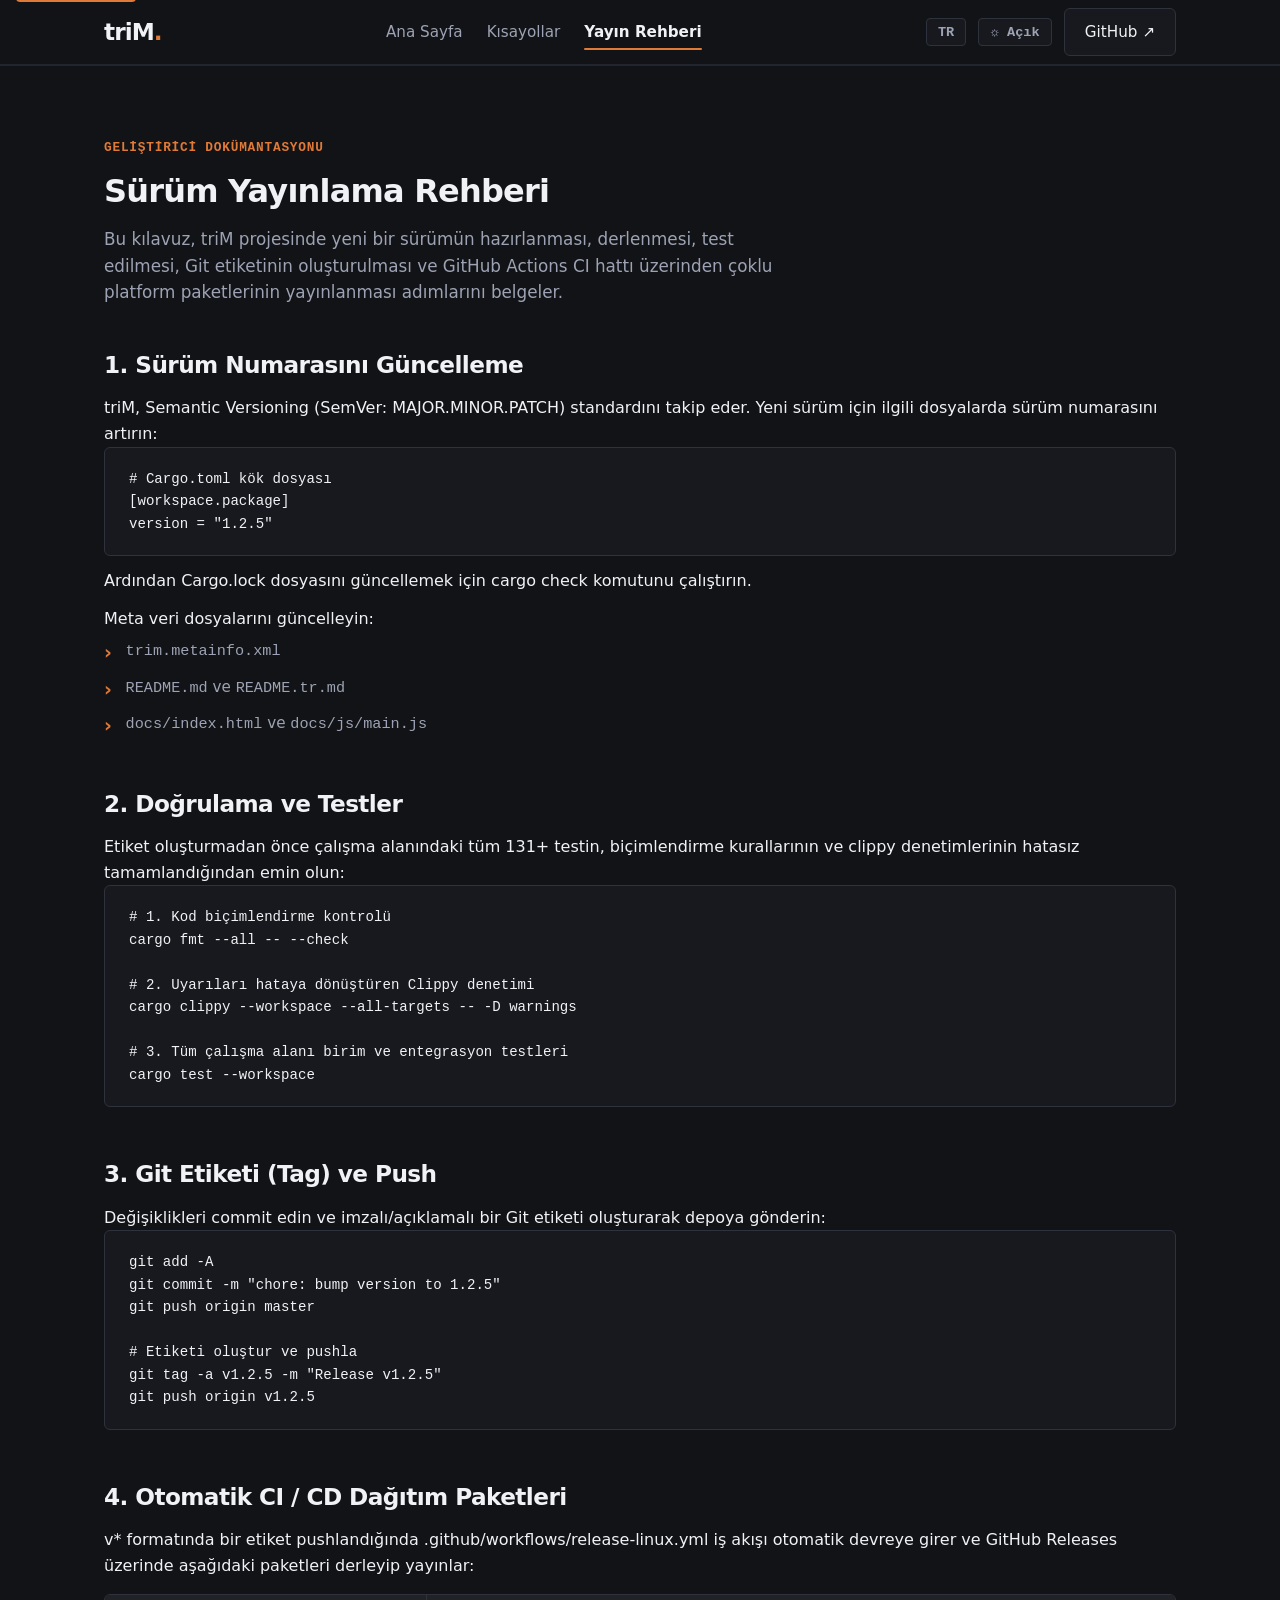
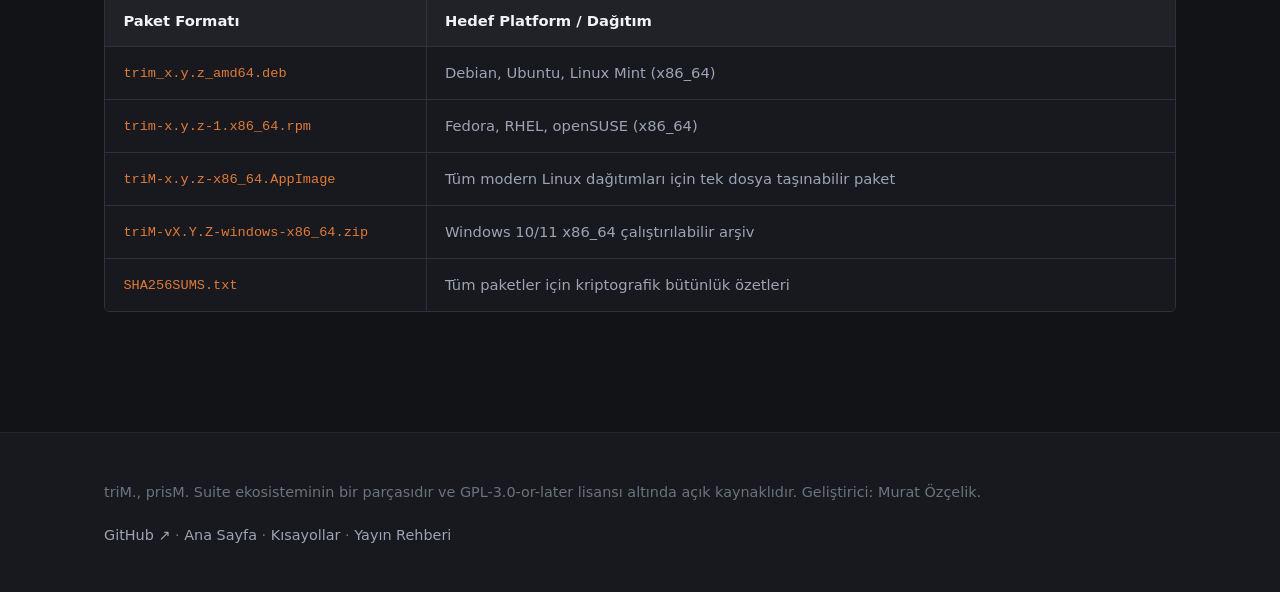
<file: docs/releasing.html>
<!doctype html>
<html lang="tr" data-theme="dark">
<head>
  <meta charset="utf-8">
  <meta name="viewport" content="width=device-width, initial-scale=1">
  <meta name="theme-color" content="#121316">
  <title>triM — Sürüm Yayınlama Rehberi</title>
  <meta name="description" content="triM projesinde yeni bir sürümün hazırlanması, test edilmesi ve GitHub üzerinden paketlenerek yayınlanması süreci.">
  <meta name="author" content="Murat Özçelik">
  <link rel="canonical" href="https://mozcelik14.github.io/triM/releasing.html">

  <link rel="icon" type="image/svg+xml" href="./assets/icons/trim.svg">
  <link rel="stylesheet" href="./css/style.css">
  <script src="./js/main.js" defer></script>
</head>
<body>
  <a class="skip-link" href="#main" data-i18n="skip_to_content">İçeriğe geç</a>

  <header class="site-header">
    <div class="container nav-inner">
      <a class="brand" href="index.html">triM<span>.</span></a>
      <nav class="nav-links" aria-label="Yayın Menüsü">
        <a href="index.html" data-i18n="nav_home">Ana Sayfa</a>
        <a href="shortcuts.html" data-i18n="nav_shortcuts">Kısayollar</a>
        <a href="releasing.html" class="active" data-i18n="nav_releasing">Yayın Rehberi</a>
      </nav>
      <div class="nav-actions">
        <button type="button" class="lang-toggle" id="lang-toggle" aria-label="Dili Değiştir">TR</button>
        <button type="button" class="theme-toggle" id="theme-toggle" aria-label="Temayı Değiştir">☼ Açık</button>
        <a class="button button-secondary" href="https://github.com/MOzcelik14/triM" target="_blank" rel="noopener noreferrer">GitHub ↗</a>
      </div>
    </div>
  </header>

  <main id="main" class="section">
    <div class="container">
      <div class="page-header">
        <div class="section-label" data-i18n="rel_label">Geliştirici Dokümantasyonu</div>
        <h1 data-i18n="rel_title">Sürüm Yayınlama Rehberi</h1>
        <p class="section-intro" data-i18n="rel_intro">
          Bu kılavuz, triM projesinde yeni bir sürümün hazırlanması, derlenmesi, test edilmesi, Git etiketinin oluşturulması ve GitHub Actions CI hattı üzerinden çoklu platform paketlerinin yayınlanması adımlarını belgeler.
        </p>
      </div>

      <!-- Step 1 -->
      <section class="doc-block">
        <h2 data-i18n="rel_step1_title">1. Sürüm Numarasını Güncelleme</h2>
        <p data-i18n="rel_step1_desc">
          triM, Semantic Versioning (SemVer: <code>MAJOR.MINOR.PATCH</code>) standardını takip eder. Yeni sürüm için ilgili dosyalarda sürüm numarasını artırın:
        </p>
        <div class="code-box"># Cargo.toml kök dosyası
[workspace.package]
version = "1.2.5"</div>
        <p style="margin-top: 0.75rem;" data-i18n="rel_step1_lock">
          Ardından <code>Cargo.lock</code> dosyasını güncellemek için <code>cargo check</code> komutunu çalıştırın.
        </p>
        <p style="margin-top: 0.75rem;" data-i18n="rel_step1_meta">Meta veri dosyalarını güncelleyin:</p>
        <ul class="feature-list" style="margin-top: 0.5rem;">
          <li><code>trim.metainfo.xml</code></li>
          <li><code>README.md</code> ve <code>README.tr.md</code></li>
          <li><code>docs/index.html</code> ve <code>docs/js/main.js</code></li>
        </ul>
      </section>

      <!-- Step 2 -->
      <section class="doc-block">
        <h2 data-i18n="rel_step2_title">2. Doğrulama ve Testler</h2>
        <p data-i18n="rel_step2_desc">
          Etiket oluşturmadan önce çalışma alanındaki tüm 135+ testin, biçimlendirme kurallarının ve clippy denetimlerinin hatasız tamamlandığından emin olun:
        </p>
        <div class="code-box"># 1. Kod biçimlendirme kontrolü
cargo fmt --all -- --check

# 2. Uyarıları hataya dönüştüren Clippy denetimi
cargo clippy --workspace --all-targets -- -D warnings

# 3. Tüm çalışma alanı birim ve entegrasyon testleri
cargo test --workspace</div>
      </section>

      <!-- Step 3 -->
      <section class="doc-block">
        <h2 data-i18n="rel_step3_title">3. Git Etiketi (Tag) ve Push</h2>
        <p data-i18n="rel_step3_desc">
          Değişiklikleri commit edin ve imzalı/açıklamalı bir Git etiketi oluşturarak depoya gönderin:
        </p>
        <div class="code-box">git add -A
git commit -m "chore: bump version to 1.2.5"
git push origin master

# Etiketi oluştur ve pushla
git tag -a v1.2.5 -m "Release v1.2.5"
git push origin v1.2.5</div>
      </section>

      <!-- Step 4 -->
      <section class="doc-block">
        <h2 data-i18n="rel_step4_title">4. Otomatik CI / CD Dağıtım Paketleri</h2>
        <p data-i18n="rel_step4_desc">
          <code>v*</code> formatında bir etiket pushlandığında <code>.github/workflows/release-linux.yml</code> iş akışı otomatik devreye girer ve GitHub Releases üzerinde aşağıdaki paketleri derleyip yayınlar:
        </p>
        <div class="table-responsive" style="margin-top: 1rem;">
          <table class="info-table">
            <thead>
              <tr>
                <th style="width: 30%;" data-i18n="th_package">Paket Formatı</th>
                <th data-i18n="th_target">Hedef Platform / Dağıtım</th>
              </tr>
            </thead>
            <tbody>
              <tr><td><code>trim_x.y.z_amd64.deb</code></td><td>Debian, Ubuntu, Linux Mint (x86_64)</td></tr>
              <tr><td><code>trim-x.y.z-1.x86_64.rpm</code></td><td>Fedora, RHEL, openSUSE (x86_64)</td></tr>
              <tr><td><code>triM-x.y.z-x86_64.AppImage</code></td><td>Tüm modern Linux dağıtımları için tek dosya taşınabilir paket</td></tr>
              <tr><td><code>triM-vX.Y.Z-windows-x86_64.zip</code></td><td>Windows 10/11 x86_64 çalıştırılabilir arşiv</td></tr>
              <tr><td><code>SHA256SUMS.txt</code></td><td>Tüm paketler için kriptografik bütünlük özetleri</td></tr>
            </tbody>
          </table>
        </div>
      </section>
    </div>
  </main>

  <footer class="site-footer">
    <div class="container footer-inner">
      <div data-i18n="footer_license">triM — GPL-3.0-or-later lisansı altında açık kaynaklıdır. Geliştirici: Murat Özçelik.</div>
      <div>
        <a href="https://github.com/MOzcelik14/triM" target="_blank" rel="noopener noreferrer">GitHub ↗</a> · 
        <a href="index.html" data-i18n="nav_home">Ana Sayfa</a> · 
        <a href="shortcuts.html" data-i18n="nav_shortcuts">Kısayollar</a> · 
        <a href="releasing.html" data-i18n="nav_releasing">Yayın Rehberi</a>
      </div>
    </div>
  </footer>
</body>
</html>
</file>
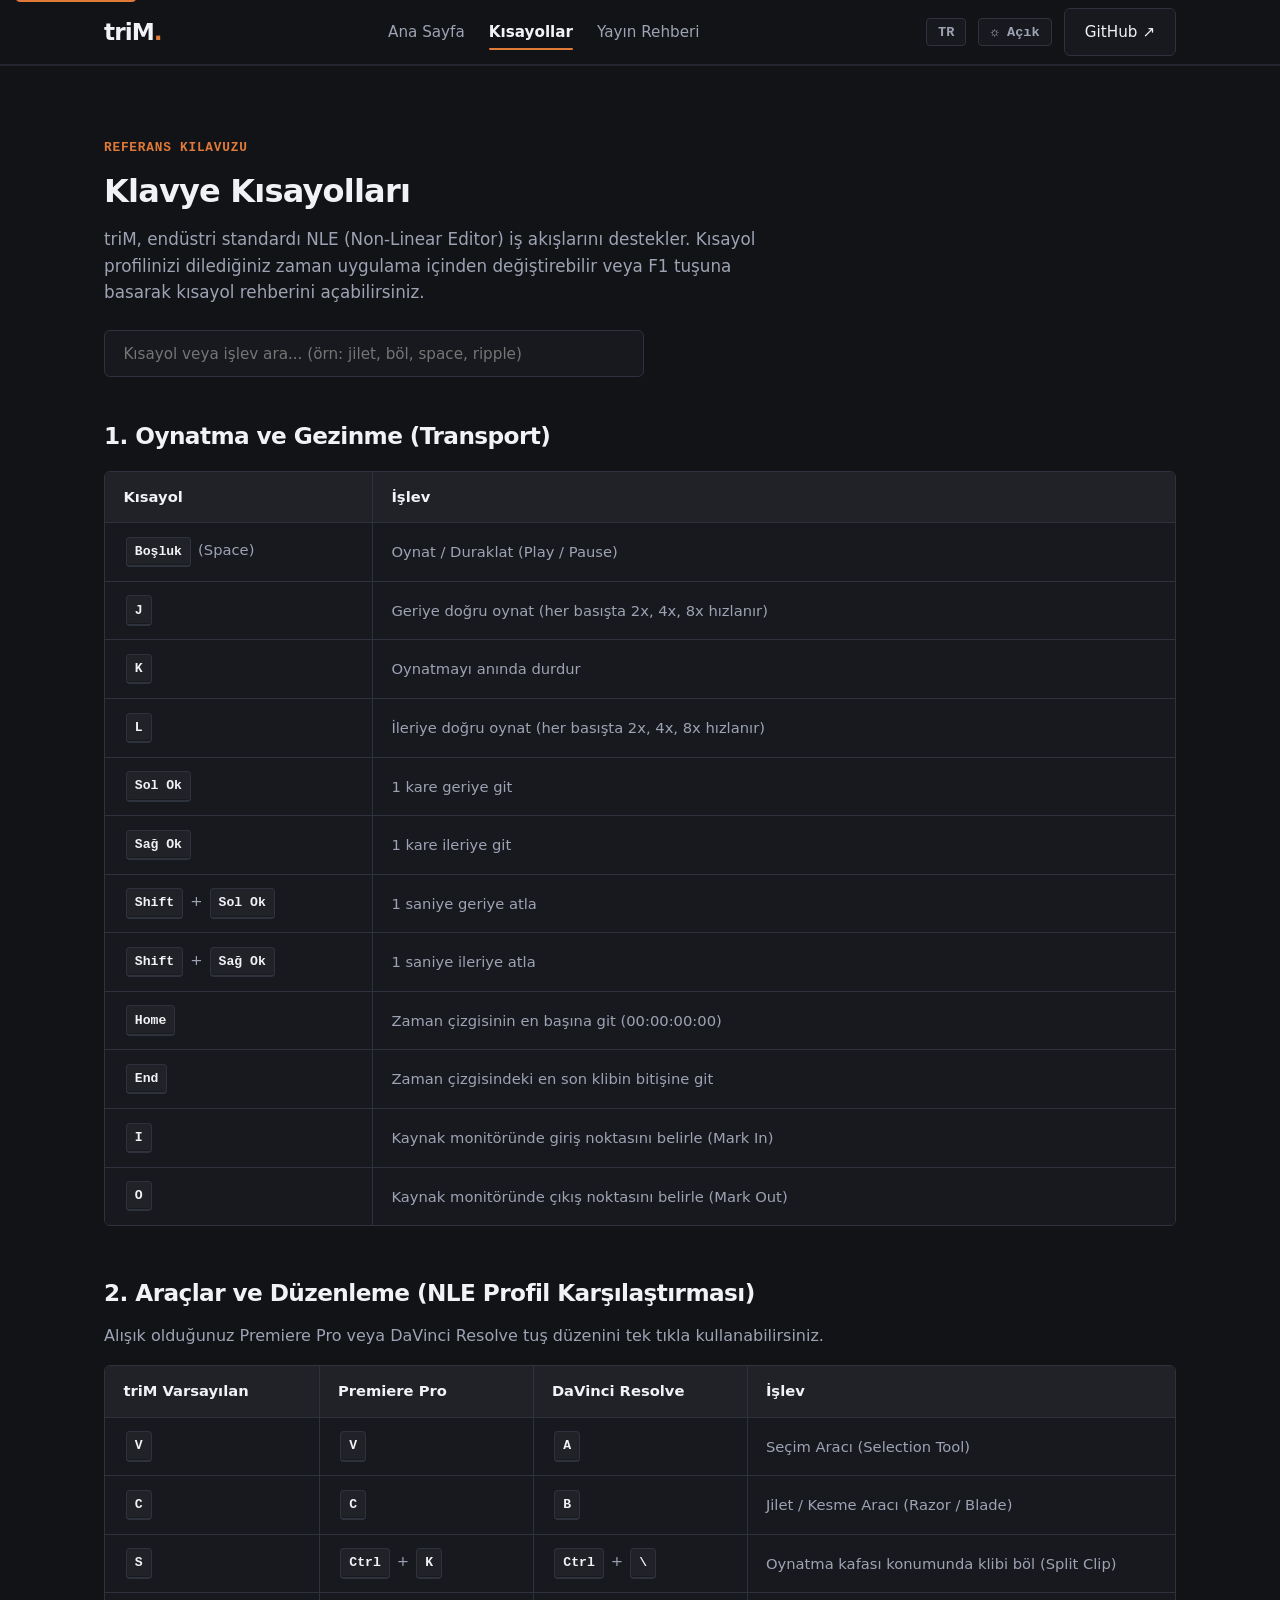
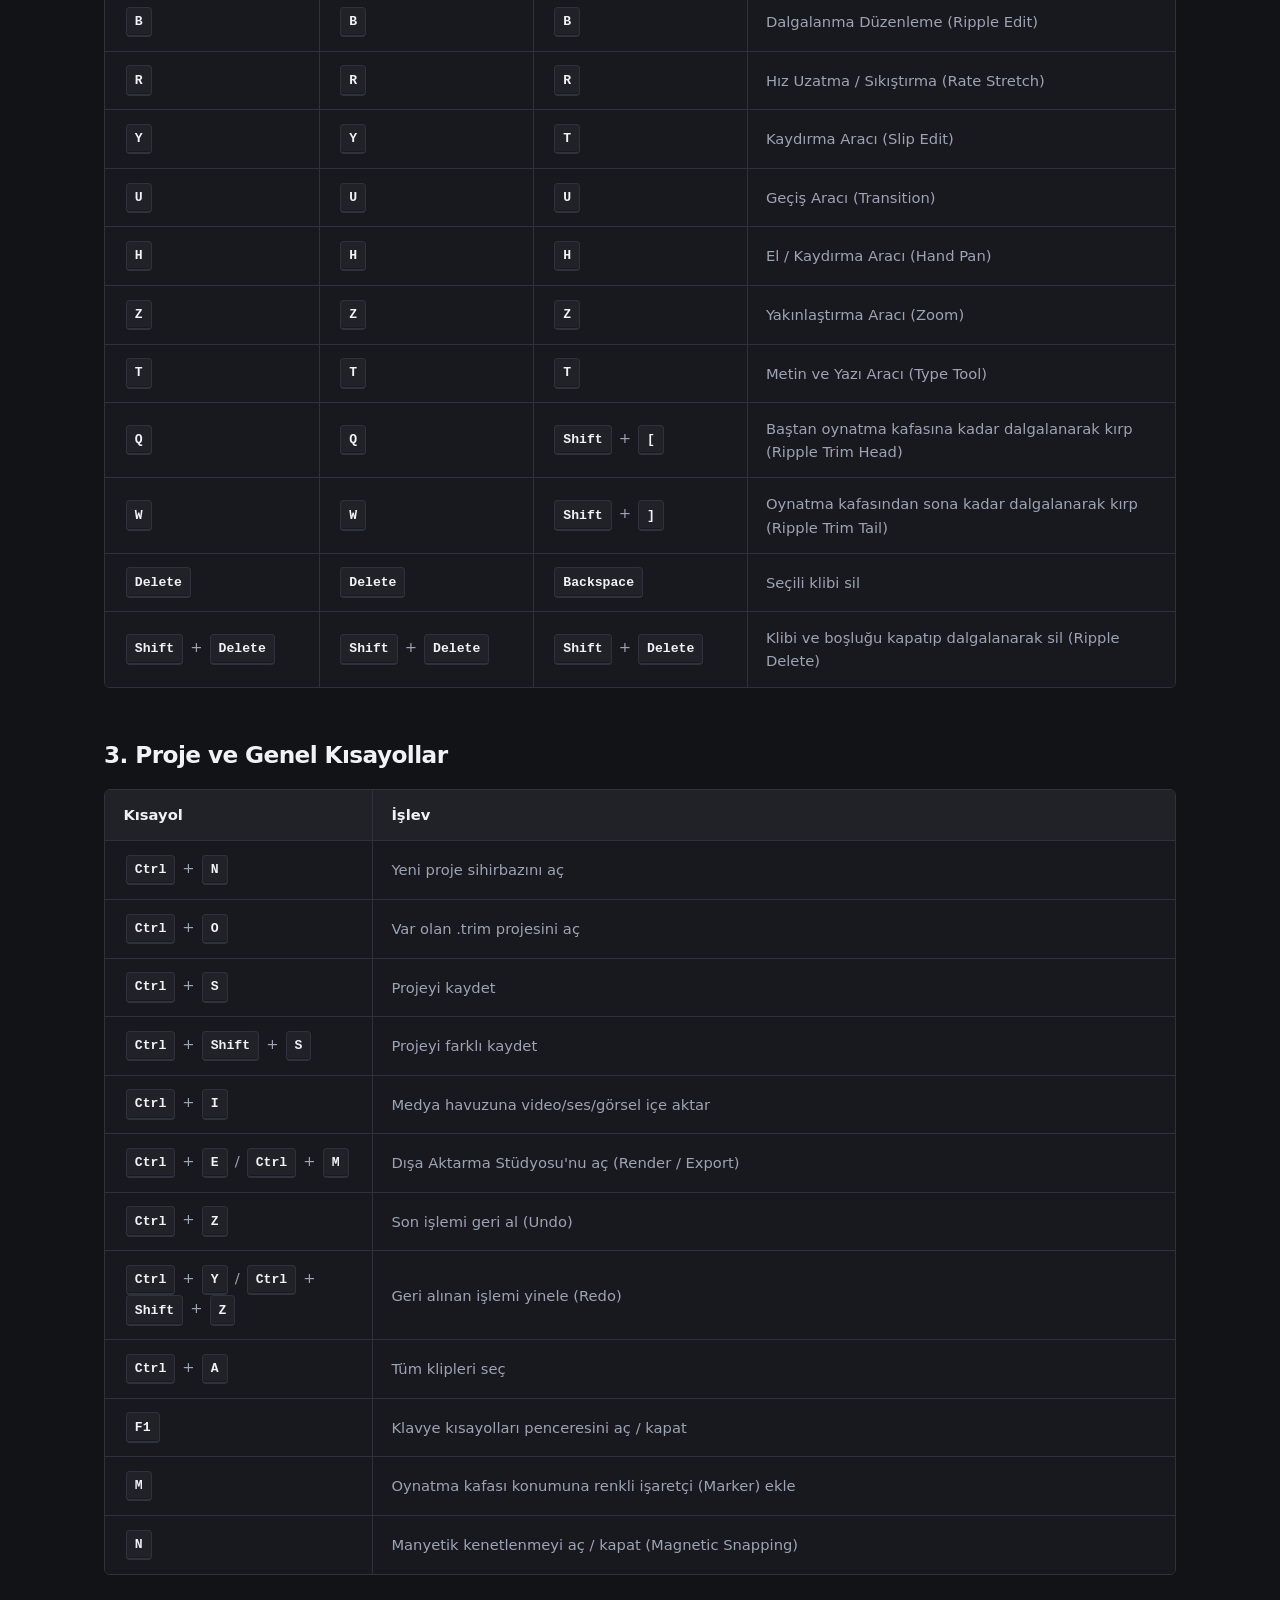
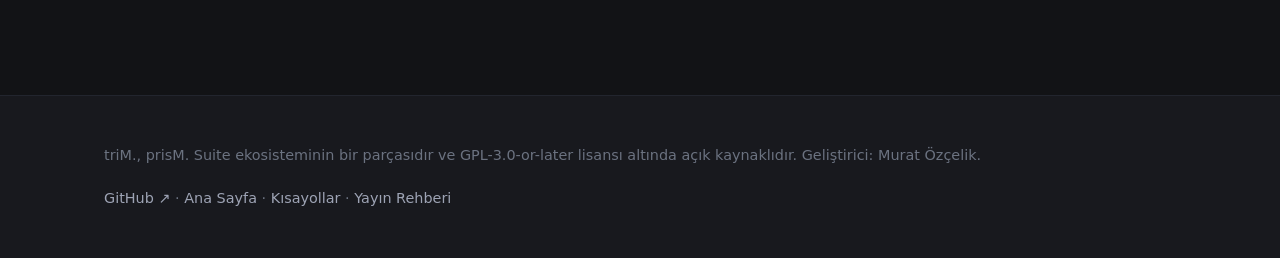
<file: docs/shortcuts.html>
<!doctype html>
<html lang="tr" data-theme="dark">
<head>
  <meta charset="utf-8">
  <meta name="viewport" content="width=device-width, initial-scale=1">
  <meta name="theme-color" content="#121316">
  <title>triM — Klavye Kısayolları</title>
  <meta name="description" content="triM video editörü için klavye kısayolları ve NLE profil karşılaştırma tablosu (triM, Premiere Pro, DaVinci Resolve).">
  <meta name="author" content="Murat Özçelik">
  <link rel="canonical" href="https://mozcelik14.github.io/triM/shortcuts.html">

  <link rel="icon" type="image/svg+xml" href="./assets/icons/trim.svg">
  <link rel="stylesheet" href="./css/style.css">
  <script src="./js/main.js" defer></script>
</head>
<body>
  <a class="skip-link" href="#main" data-i18n="skip_to_content">İçeriğe geç</a>

  <header class="site-header">
    <div class="container nav-inner">
      <a class="brand" href="index.html">triM<span>.</span></a>
      <nav class="nav-links" aria-label="Kısayollar Menüsü">
        <a href="index.html" data-i18n="nav_home">Ana Sayfa</a>
        <a href="shortcuts.html" class="active" data-i18n="nav_shortcuts">Kısayollar</a>
        <a href="releasing.html" data-i18n="nav_releasing">Yayın Rehberi</a>
      </nav>
      <div class="nav-actions">
        <button type="button" class="lang-toggle" id="lang-toggle" aria-label="Dili Değiştir">TR</button>
        <button type="button" class="theme-toggle" id="theme-toggle" aria-label="Temayı Değiştir">☼ Açık</button>
        <a class="button button-secondary" href="https://github.com/MOzcelik14/triM" target="_blank" rel="noopener noreferrer">GitHub ↗</a>
      </div>
    </div>
  </header>

  <main id="main" class="section">
    <div class="container">
      <div class="page-header">
        <div class="section-label" data-i18n="sc_label">Referans Kılavuzu</div>
        <h1 data-i18n="sc_title">Klavye Kısayolları</h1>
        <p class="section-intro" data-i18n="sc_intro">
          triM, endüstri standardı NLE (Non-Linear Editor) iş akışlarını destekler. Kısayol profilinizi dilediğiniz zaman uygulama içinden değiştirebilir veya <code>F1</code> tuşuna basarak kısayol rehberini açabilirsiniz.
        </p>

        <div class="search-bar-wrap">
          <input type="search" id="shortcut-search" class="search-input" placeholder="Kısayol veya işlev ara... (örn: jilet, böl, space, ripple)" aria-label="Kısayol ara" data-i18n-placeholder="sc_search_placeholder">
        </div>
      </div>

      <!-- Transport Shortcuts -->
      <section class="doc-block">
        <h2 data-i18n="sc_transport_title">1. Oynatma ve Gezinme (Transport)</h2>
        <div class="table-responsive">
          <table class="info-table shortcut-table">
            <thead>
              <tr>
                <th style="width: 25%;" data-i18n="th_shortcut">Kısayol</th>
                <th data-i18n="th_function">İşlev</th>
              </tr>
            </thead>
            <tbody>
              <tr><td><kbd>Boşluk</kbd> (Space)</td><td data-i18n="sc_fn_space">Oynat / Duraklat (Play / Pause)</td></tr>
              <tr><td><kbd>J</kbd></td><td data-i18n="sc_fn_j">Geriye doğru oynat (her basışta 2x, 4x, 8x hızlanır)</td></tr>
              <tr><td><kbd>K</kbd></td><td data-i18n="sc_fn_k">Oynatmayı anında durdur</td></tr>
              <tr><td><kbd>L</kbd></td><td data-i18n="sc_fn_l">İleriye doğru oynat (her basışta 2x, 4x, 8x hızlanır)</td></tr>
              <tr><td><kbd>Sol Ok</kbd></td><td data-i18n="sc_fn_left">1 kare geriye git</td></tr>
              <tr><td><kbd>Sağ Ok</kbd></td><td data-i18n="sc_fn_right">1 kare ileriye git</td></tr>
              <tr><td><kbd>Shift</kbd> + <kbd>Sol Ok</kbd></td><td data-i18n="sc_fn_shift_left">1 saniye geriye atla</td></tr>
              <tr><td><kbd>Shift</kbd> + <kbd>Sağ Ok</kbd></td><td data-i18n="sc_fn_shift_right">1 saniye ileriye atla</td></tr>
              <tr><td><kbd>Home</kbd></td><td data-i18n="sc_fn_home">Zaman çizgisinin en başına git (00:00:00:00)</td></tr>
              <tr><td><kbd>End</kbd></td><td data-i18n="sc_fn_end">Zaman çizgisindeki en son klibin bitişine git</td></tr>
              <tr><td><kbd>I</kbd></td><td data-i18n="sc_fn_i">Kaynak monitöründe giriş noktasını belirle (Mark In)</td></tr>
              <tr><td><kbd>O</kbd></td><td data-i18n="sc_fn_o">Kaynak monitöründe çıkış noktasını belirle (Mark Out)</td></tr>
            </tbody>
          </table>
        </div>
      </section>

      <!-- Editing & NLE Profiles -->
      <section class="doc-block">
        <h2 data-i18n="sc_edit_title">2. Araçlar ve Düzenleme (NLE Profil Karşılaştırması)</h2>
        <p style="color: var(--text-secondary); margin-bottom: 1rem;" data-i18n="sc_edit_desc">
          Alışık olduğunuz Premiere Pro veya DaVinci Resolve tuş düzenini tek tıkla kullanabilirsiniz.
        </p>
        <div class="table-responsive">
          <table class="info-table shortcut-table">
            <thead>
              <tr>
                <th style="width: 20%;" data-i18n="th_trim_default">triM Varsayılan</th>
                <th style="width: 20%;" data-i18n="th_premiere">Premiere Pro</th>
                <th style="width: 20%;" data-i18n="th_resolve">DaVinci Resolve</th>
                <th data-i18n="th_function">İşlev</th>
              </tr>
            </thead>
            <tbody>
              <tr><td><kbd>V</kbd></td><td><kbd>V</kbd></td><td><kbd>A</kbd></td><td data-i18n="sc_fn_select">Seçim Aracı (Selection Tool)</td></tr>
              <tr><td><kbd>C</kbd></td><td><kbd>C</kbd></td><td><kbd>B</kbd></td><td data-i18n="sc_fn_razor">Jilet / Kesme Aracı (Razor / Blade)</td></tr>
              <tr><td><kbd>S</kbd></td><td><kbd>Ctrl</kbd> + <kbd>K</kbd></td><td><kbd>Ctrl</kbd> + <kbd>\</kbd></td><td data-i18n="sc_fn_split">Oynatma kafası konumunda klibi böl (Split Clip)</td></tr>
              <tr><td><kbd>B</kbd></td><td><kbd>B</kbd></td><td><kbd>B</kbd></td><td data-i18n="sc_fn_ripple">Dalgalanma Düzenleme (Ripple Edit)</td></tr>
              <tr><td><kbd>R</kbd></td><td><kbd>R</kbd></td><td><kbd>R</kbd></td><td data-i18n="sc_fn_rate">Hız Uzatma / Sıkıştırma (Rate Stretch)</td></tr>
              <tr><td><kbd>Y</kbd></td><td><kbd>Y</kbd></td><td><kbd>T</kbd></td><td data-i18n="sc_fn_slip">Kaydırma Aracı (Slip Edit)</td></tr>
              <tr><td><kbd>U</kbd></td><td><kbd>U</kbd></td><td><kbd>U</kbd></td><td data-i18n="sc_fn_transition">Geçiş Aracı (Transition)</td></tr>
              <tr><td><kbd>H</kbd></td><td><kbd>H</kbd></td><td><kbd>H</kbd></td><td data-i18n="sc_fn_hand">El / Kaydırma Aracı (Hand Pan)</td></tr>
              <tr><td><kbd>Z</kbd></td><td><kbd>Z</kbd></td><td><kbd>Z</kbd></td><td data-i18n="sc_fn_zoom">Yakınlaştırma Aracı (Zoom)</td></tr>
              <tr><td><kbd>T</kbd></td><td><kbd>T</kbd></td><td><kbd>T</kbd></td><td data-i18n="sc_fn_type">Metin ve Yazı Aracı (Type Tool)</td></tr>
              <tr><td><kbd>Q</kbd></td><td><kbd>Q</kbd></td><td><kbd>Shift</kbd> + <kbd>[</kbd></td><td data-i18n="sc_fn_ripple_left">Baştan oynatma kafasına kadar dalgalanarak kırp (Ripple Trim Head)</td></tr>
              <tr><td><kbd>W</kbd></td><td><kbd>W</kbd></td><td><kbd>Shift</kbd> + <kbd>]</kbd></td><td data-i18n="sc_fn_ripple_right">Oynatma kafasından sona kadar dalgalanarak kırp (Ripple Trim Tail)</td></tr>
              <tr><td><kbd>Delete</kbd></td><td><kbd>Delete</kbd></td><td><kbd>Backspace</kbd></td><td data-i18n="sc_fn_delete">Seçili klibi sil</td></tr>
              <tr><td><kbd>Shift</kbd> + <kbd>Delete</kbd></td><td><kbd>Shift</kbd> + <kbd>Delete</kbd></td><td><kbd>Shift</kbd> + <kbd>Delete</kbd></td><td data-i18n="sc_fn_ripple_del">Klibi ve boşluğu kapatıp dalgalanarak sil (Ripple Delete)</td></tr>
            </tbody>
          </table>
        </div>
      </section>

      <!-- Project & System Shortcuts -->
      <section class="doc-block">
        <h2 data-i18n="sc_project_title">3. Proje ve Genel Kısayollar</h2>
        <div class="table-responsive">
          <table class="info-table shortcut-table">
            <thead>
              <tr>
                <th style="width: 25%;" data-i18n="th_shortcut">Kısayol</th>
                <th data-i18n="th_function">İşlev</th>
              </tr>
            </thead>
            <tbody>
              <tr><td><kbd>Ctrl</kbd> + <kbd>N</kbd></td><td data-i18n="sc_fn_new">Yeni proje sihirbazını aç</td></tr>
              <tr><td><kbd>Ctrl</kbd> + <kbd>O</kbd></td><td data-i18n="sc_fn_open">Var olan .trim projesini aç</td></tr>
              <tr><td><kbd>Ctrl</kbd> + <kbd>S</kbd></td><td data-i18n="sc_fn_save">Projeyi kaydet</td></tr>
              <tr><td><kbd>Ctrl</kbd> + <kbd>Shift</kbd> + <kbd>S</kbd></td><td data-i18n="sc_fn_save_as">Projeyi farklı kaydet</td></tr>
              <tr><td><kbd>Ctrl</kbd> + <kbd>I</kbd></td><td data-i18n="sc_fn_import">Medya havuzuna video/ses/görsel içe aktar</td></tr>
              <tr><td><kbd>Ctrl</kbd> + <kbd>E</kbd> / <kbd>Ctrl</kbd> + <kbd>M</kbd></td><td data-i18n="sc_fn_export">Dışa Aktarma Stüdyosu'nu aç (Render / Export)</td></tr>
              <tr><td><kbd>Ctrl</kbd> + <kbd>Z</kbd></td><td data-i18n="sc_fn_undo">Son işlemi geri al (Undo)</td></tr>
              <tr><td><kbd>Ctrl</kbd> + <kbd>Y</kbd> / <kbd>Ctrl</kbd> + <kbd>Shift</kbd> + <kbd>Z</kbd></td><td data-i18n="sc_fn_redo">Geri alınan işlemi yinele (Redo)</td></tr>
              <tr><td><kbd>Ctrl</kbd> + <kbd>A</kbd></td><td data-i18n="sc_fn_select_all">Tüm klipleri seç</td></tr>
              <tr><td><kbd>F1</kbd></td><td data-i18n="sc_fn_f1">Klavye kısayolları penceresini aç / kapat</td></tr>
              <tr><td><kbd>M</kbd></td><td data-i18n="sc_fn_m">Oynatma kafası konumuna renkli işaretçi (Marker) ekle</td></tr>
              <tr><td><kbd>N</kbd></td><td data-i18n="sc_fn_n">Manyetik kenetlenmeyi aç / kapat (Magnetic Snapping)</td></tr>
            </tbody>
          </table>
        </div>
      </section>
    </div>
  </main>

  <footer class="site-footer">
    <div class="container footer-inner">
      <div data-i18n="footer_license">triM — GPL-3.0-or-later lisansı altında açık kaynaklıdır. Geliştirici: Murat Özçelik.</div>
      <div>
        <a href="https://github.com/MOzcelik14/triM" target="_blank" rel="noopener noreferrer">GitHub ↗</a> · 
        <a href="index.html" data-i18n="nav_home">Ana Sayfa</a> · 
        <a href="shortcuts.html" data-i18n="nav_shortcuts">Kısayollar</a> · 
        <a href="releasing.html" data-i18n="nav_releasing">Yayın Rehberi</a>
      </div>
    </div>
  </footer>
</body>
</html>
</file>
<file: docs/css/style.css>
/* triM — Desktop Video Editor
   Clean, typography-focused, zero-CDN CSS with Light/Dark theme support.
*/

:root {
  --font-sans: system-ui, -apple-system, BlinkMacSystemFont, "Segoe UI", Roboto, "Helvetica Neue", Arial, sans-serif;
  --font-mono: ui-monospace, SFMono-Regular, "SF Mono", Menlo, Monaco, Consolas, "Liberation Mono", monospace;

  /* Brand Colors */
  --brand-orange: #e07a38;
  --brand-orange-hover: #f38b47;
  --brand-orange-surface: rgba(224, 122, 56, 0.12);

  /* Dark Theme (Default - matches triM app UI) */
  --bg-primary: #121316;
  --bg-surface: #18191e;
  --bg-surface-elevated: #202228;
  --bg-subtle: #272a33;
  --border-color: #2e323d;
  --border-subtle: #22252e;
  
  --text-primary: #f0f2f5;
  --text-secondary: #9da3b4;
  --text-muted: #6b7280;
  
  --accent: #3b82f6;
  --accent-hover: #60a5fa;
  --accent-surface: rgba(59, 130, 246, 0.12);

  --max-w: 1120px;
  --radius-sm: 4px;
  --radius-md: 6px;
  --radius-lg: 10px;
}

[data-theme="light"] {
  --brand-orange: #c86121;
  --brand-orange-hover: #b05117;
  --brand-orange-surface: rgba(200, 97, 33, 0.08);

  --bg-primary: #f9fafb;
  --bg-surface: #ffffff;
  --bg-surface-elevated: #f3f4f6;
  --bg-subtle: #e5e7eb;
  --border-color: #d1d5db;
  --border-subtle: #e5e7eb;
  
  --text-primary: #111827;
  --text-secondary: #4b5563;
  --text-muted: #6b7280;
  
  --accent: #2563eb;
  --accent-hover: #1d4ed8;
  --accent-surface: rgba(37, 99, 235, 0.08);
}

*, *::before, *::after {
  box-sizing: border-box;
  margin: 0;
  padding: 0;
}

html {
  font-family: var(--font-sans);
  font-size: 16px;
  line-height: 1.6;
  color: var(--text-primary);
  background-color: var(--bg-primary);
  scroll-behavior: smooth;
  -webkit-font-smoothing: antialiased;
}

body {
  min-height: 100vh;
  display: flex;
  flex-direction: column;
}

/* Accessibility */
.skip-link {
  position: absolute;
  top: -40px;
  left: 1rem;
  background: var(--brand-orange);
  color: #ffffff;
  padding: 0.5rem 1rem;
  border-radius: var(--radius-sm);
  z-index: 100;
  transition: top 0.2s;
  text-decoration: none;
  font-weight: 500;
}
.skip-link:focus {
  top: 1rem;
}

/* Container */
.container {
  width: 100%;
  max-width: var(--max-w);
  margin: 0 auto;
  padding: 0 1.5rem;
}

/* Header */
.site-header {
  border-bottom: 1px solid var(--border-subtle);
  background: var(--bg-primary);
  position: sticky;
  top: 0;
  z-index: 50;
  backdrop-filter: blur(8px);
}

.nav-inner {
  display: flex;
  align-items: center;
  justify-content: space-between;
  height: 4rem;
}

.brand {
  display: flex;
  align-items: center;
  text-decoration: none;
  font-size: 1.45rem;
  font-weight: 750;
  letter-spacing: -0.04em;
  color: var(--text-primary);
}
.brand span {
  color: #e07a38 !important;
  font-weight: 900;
}

.nav-links {
  display: flex;
  gap: 1.5rem;
  align-items: center;
}

.nav-links a {
  color: var(--text-secondary);
  text-decoration: none;
  font-size: 0.95rem;
  font-weight: 500;
  transition: color 0.15s;
  position: relative;
  padding: 0.25rem 0;
}
.nav-links a:hover {
  color: var(--text-primary);
}
.nav-links a.active {
  color: var(--text-primary);
  font-weight: 600;
}
.nav-links a.active::after {
  content: "";
  position: absolute;
  bottom: -2px;
  left: 0;
  right: 0;
  height: 2px;
  background: var(--brand-orange);
  border-radius: 2px;
}

.nav-actions {
  display: flex;
  align-items: center;
  gap: 0.75rem;
}

.theme-toggle, .lang-toggle {
  background: var(--bg-surface);
  border: 1px solid var(--border-color);
  color: var(--text-secondary);
  padding: 0.35rem 0.7rem;
  border-radius: var(--radius-sm);
  font-size: 0.85rem;
  font-family: var(--font-mono);
  font-weight: 600;
  cursor: pointer;
  transition: background 0.15s, color 0.15s, border-color 0.15s;
}
.theme-toggle:hover, .lang-toggle:hover {
  background: var(--bg-surface-elevated);
  border-color: var(--brand-orange);
  color: var(--text-primary);
}

/* Buttons */
.button {
  display: inline-flex;
  align-items: center;
  gap: 0.5rem;
  padding: 0.65rem 1.25rem;
  font-size: 0.95rem;
  font-weight: 500;
  text-decoration: none;
  border-radius: var(--radius-md);
  transition: background-color 0.15s, border-color 0.15s, transform 0.1s;
}
.button-primary {
  background: var(--brand-orange);
  color: #ffffff;
  border: 1px solid var(--brand-orange);
}
.button-primary:hover {
  background: var(--brand-orange-hover);
  border-color: var(--brand-orange-hover);
}
.button-secondary {
  background: var(--bg-surface);
  color: var(--text-primary);
  border: 1px solid var(--border-color);
}
.button-secondary:hover {
  background: var(--bg-surface-elevated);
  border-color: var(--border-color);
}

/* Hero Section */
.hero {
  position: relative;
  padding: 4.5rem 0 3.5rem;
  background: radial-gradient(circle at 50% -20%, rgba(224, 122, 56, 0.09), transparent 60%);
}

.hero-content {
  max-width: 820px;
}

.hero-tagline {
  display: inline-flex;
  align-items: center;
  gap: 0.5rem;
  font-size: 0.85rem;
  font-family: var(--font-mono);
  color: var(--brand-orange);
  background: var(--brand-orange-surface);
  padding: 0.25rem 0.75rem;
  border-radius: 9999px;
  border: 1px solid rgba(224, 122, 56, 0.25);
  margin-bottom: 1.25rem;
  font-weight: 600;
  letter-spacing: 0.02em;
}

.hero h1 {
  font-size: 2.9rem;
  line-height: 1.15;
  letter-spacing: -0.035em;
  font-weight: 750;
  margin-bottom: 1.25rem;
}

.hero-description {
  font-size: 1.15rem;
  color: var(--text-secondary);
  margin-bottom: 1.75rem;
  max-width: 700px;
  line-height: 1.65;
}

.hero-actions {
  display: flex;
  gap: 1rem;
  flex-wrap: wrap;
  align-items: center;
  margin-bottom: 2.5rem;
}

/* Window Chrome Mockup */
.window-chrome {
  margin-top: 2rem;
  border-radius: var(--radius-lg);
  border: 1px solid var(--border-color);
  overflow: hidden;
  background: var(--bg-surface);
  box-shadow: 0 24px 50px -12px rgba(0, 0, 0, 0.65), 0 0 0 1px var(--border-color);
}

.window-bar {
  display: flex;
  align-items: center;
  justify-content: space-between;
  padding: 0.65rem 1rem;
  background: var(--bg-surface-elevated);
  border-bottom: 1px solid var(--border-color);
  user-select: none;
}

.window-dots {
  display: flex;
  align-items: center;
  gap: 0.45rem;
}

.window-dot {
  width: 11px;
  height: 11px;
  border-radius: 50%;
}
.dot-red { background: #ff5f56; }
.dot-yellow { background: #ffbd2e; }
.dot-green { background: #27c93f; }

.window-title {
  font-size: 0.82rem;
  font-family: var(--font-mono);
  color: var(--text-muted);
  font-weight: 500;
}

.window-actions {
  width: 40px;
}

.window-chrome img {
  display: block;
  width: 100%;
  height: auto;
}

/* Sections */
.section {
  padding: 4.5rem 0;
  border-top: 1px solid var(--border-subtle);
}

.page-header {
  margin-bottom: 2.5rem;
}

.section-header {
  margin-bottom: 2.5rem;
}

.section-label {
  font-size: 0.8rem;
  font-family: var(--font-mono);
  color: var(--brand-orange);
  text-transform: uppercase;
  letter-spacing: 0.06em;
  margin-bottom: 0.5rem;
  font-weight: 600;
}

.section h2, .page-header h1 {
  font-size: 2rem;
  letter-spacing: -0.025em;
  font-weight: 650;
}

.section-intro {
  color: var(--text-secondary);
  margin-top: 0.5rem;
  max-width: 680px;
  font-size: 1.05rem;
}

/* Features Grid */
.features-grid {
  display: grid;
  grid-template-columns: repeat(2, 1fr);
  gap: 2rem;
}

.feature-group {
  background: var(--bg-surface);
  border: 1px solid var(--border-color);
  border-radius: var(--radius-lg);
  padding: 2rem;
  position: relative;
  transition: border-color 0.15s, box-shadow 0.15s;
}

.feature-group:hover {
  border-color: var(--border-color);
  box-shadow: 0 8px 24px -6px rgba(0, 0, 0, 0.3);
}

.feature-group-header {
  display: flex;
  align-items: center;
  gap: 0.75rem;
  margin-bottom: 1.25rem;
}

.feature-group h3 {
  font-size: 1.25rem;
  font-weight: 650;
  color: var(--text-primary);
}

.feature-badge {
  font-size: 0.75rem;
  font-family: var(--font-mono);
  padding: 0.15rem 0.5rem;
  border-radius: var(--radius-sm);
  background: var(--brand-orange-surface);
  color: var(--brand-orange);
  border: 1px solid rgba(224, 122, 56, 0.25);
  font-weight: 600;
}

.feature-list {
  list-style: none;
}

.feature-list li {
  color: var(--text-secondary);
  font-size: 0.95rem;
  margin-bottom: 0.75rem;
  position: relative;
  padding-left: 1.35rem;
  line-height: 1.55;
}

.feature-list li::before {
  content: "›";
  position: absolute;
  left: 0;
  top: -1px;
  color: var(--brand-orange);
  font-weight: 800;
  font-size: 1.2rem;
}

/* Gallery Section & Filters */
.gallery-filters {
  display: flex;
  gap: 0.5rem;
  margin-bottom: 1.75rem;
  flex-wrap: wrap;
}

.gallery-filter-btn {
  background: var(--bg-surface);
  border: 1px solid var(--border-color);
  color: var(--text-secondary);
  padding: 0.45rem 1rem;
  border-radius: 9999px;
  font-size: 0.88rem;
  font-weight: 500;
  cursor: pointer;
  transition: all 0.15s ease;
}

.gallery-filter-btn:hover {
  background: var(--bg-surface-elevated);
  color: var(--text-primary);
}

.gallery-filter-btn.active {
  background: var(--brand-orange);
  border-color: var(--brand-orange);
  color: #ffffff;
}

.gallery-grid {
  display: grid;
  grid-template-columns: repeat(4, 1fr);
  gap: 1.25rem;
}

.gallery-card {
  background: var(--bg-surface);
  border: 1px solid var(--border-color);
  border-radius: var(--radius-md);
  overflow: hidden;
  cursor: pointer;
  transition: transform 0.15s, border-color 0.15s, box-shadow 0.15s;
}

.gallery-card:hover {
  transform: translateY(-3px);
  border-color: var(--brand-orange);
  box-shadow: 0 12px 28px -6px rgba(0, 0, 0, 0.4);
}

.gallery-card img {
  display: block;
  width: 100%;
  height: 145px;
  object-fit: cover;
  background: var(--bg-surface-elevated);
}

.gallery-card-caption {
  padding: 0.85rem;
  font-size: 0.86rem;
  font-weight: 550;
  color: var(--text-primary);
  white-space: nowrap;
  overflow: hidden;
  text-overflow: ellipsis;
  border-top: 1px solid var(--border-subtle);
}

/* Lightbox Modal */
.modal {
  display: none;
  position: fixed;
  top: 0;
  left: 0;
  width: 100%;
  height: 100%;
  background: rgba(0, 0, 0, 0.92);
  z-index: 1000;
  align-items: center;
  justify-content: center;
  padding: 2rem;
  backdrop-filter: blur(6px);
}

.modal.is-open {
  display: flex;
}

.modal-content {
  max-width: 92vw;
  max-height: 90vh;
  position: relative;
  display: flex;
  flex-direction: column;
  align-items: center;
}

.modal-content img {
  max-width: 100%;
  max-height: 82vh;
  border-radius: var(--radius-md);
  border: 1px solid var(--border-color);
  display: block;
  box-shadow: 0 20px 50px rgba(0, 0, 0, 0.8);
}

.modal-caption {
  color: #f0f2f5;
  text-align: center;
  margin-top: 0.85rem;
  font-size: 1rem;
  font-weight: 500;
}

.modal-close {
  position: absolute;
  top: -2.75rem;
  right: 0;
  background: none;
  border: none;
  color: #ffffff;
  font-size: 2rem;
  cursor: pointer;
  line-height: 1;
}

/* Code Boxes & Copy Tool */
.code-box-wrap {
  position: relative;
  margin: 1rem 0;
}

.code-box {
  background: var(--bg-surface);
  border: 1px solid var(--border-color);
  border-radius: var(--radius-md);
  padding: 1.25rem 1.5rem;
  font-family: var(--font-mono);
  font-size: 0.88rem;
  overflow-x: auto;
  color: var(--text-primary);
  line-height: 1.6;
  white-space: pre;
}

.copy-btn {
  position: absolute;
  top: 0.65rem;
  right: 0.65rem;
  background: var(--bg-surface-elevated);
  border: 1px solid var(--border-color);
  color: var(--text-secondary);
  padding: 0.3rem 0.75rem;
  border-radius: var(--radius-sm);
  font-size: 0.78rem;
  font-family: var(--font-mono);
  font-weight: 600;
  cursor: pointer;
  transition: all 0.15s ease;
}
.copy-btn:hover {
  background: var(--brand-orange);
  border-color: var(--brand-orange);
  color: #ffffff;
}

/* Tables & Shortcuts */
.table-responsive {
  width: 100%;
  overflow-x: auto;
  -webkit-overflow-scrolling: touch;
  margin: 1rem 0;
  border: 1px solid var(--border-color);
  border-radius: var(--radius-md);
}

.info-table {
  width: 100%;
  border-collapse: collapse;
  font-size: 0.92rem;
}

.info-table th, .info-table td {
  padding: 0.85rem 1.15rem;
  border-bottom: 1px solid var(--border-color);
  border-right: 1px solid var(--border-color);
  text-align: left;
}
.info-table tr:last-child td {
  border-bottom: none;
}
.info-table th:last-child, .info-table td:last-child {
  border-right: none;
}

.info-table th {
  background: var(--bg-surface-elevated);
  font-weight: 650;
  color: var(--text-primary);
}

.info-table td {
  background: var(--bg-surface);
  color: var(--text-secondary);
}

.info-table code {
  font-family: var(--font-mono);
  font-size: 0.85rem;
  color: var(--brand-orange);
}

kbd {
  display: inline-block;
  padding: 0.2rem 0.5rem;
  font-family: var(--font-mono);
  font-size: 0.82rem;
  font-weight: 650;
  color: var(--text-primary);
  background-color: var(--bg-surface-elevated);
  border: 1px solid var(--border-color);
  border-bottom: 2px solid var(--border-color);
  border-radius: var(--radius-sm);
  box-shadow: inset 0 -1px 0 rgba(0,0,0,0.25);
  margin: 0 0.15rem;
  white-space: nowrap;
}

/* Documentation Content Blocks */
.doc-block {
  margin-bottom: 3rem;
}
.doc-block h2 {
  font-size: 1.45rem;
  font-weight: 650;
  margin-bottom: 0.75rem;
  color: var(--text-primary);
}

.search-bar-wrap {
  margin: 1.5rem 0 0.5rem;
  max-width: 540px;
}
.search-input {
  width: 100%;
  padding: 0.85rem 1.15rem;
  background: var(--bg-surface);
  border: 1px solid var(--border-color);
  border-radius: var(--radius-md);
  color: var(--text-primary);
  font-size: 0.95rem;
  font-family: var(--font-sans);
  outline: none;
  transition: border-color 0.15s, box-shadow 0.15s;
}
.search-input:focus {
  border-color: var(--brand-orange);
  box-shadow: 0 0 0 3px rgba(224, 122, 56, 0.15);
}

/* Limitations List */
.limitations-list {
  list-style: decimal;
  padding-left: 1.5rem;
  color: var(--text-secondary);
}

.limitations-list li {
  margin-bottom: 1rem;
  font-size: 0.95rem;
  line-height: 1.6;
}

.limitations-list strong {
  color: var(--text-primary);
}

/* Footer */
.site-footer {
  border-top: 1px solid var(--border-subtle);
  background: var(--bg-surface);
  padding: 3rem 0;
  margin-top: auto;
}

.footer-inner {
  display: flex;
  justify-content: space-between;
  align-items: center;
  flex-wrap: wrap;
  gap: 1.25rem;
  color: var(--text-muted);
  font-size: 0.9rem;
}

.footer-inner a {
  color: var(--text-secondary);
  text-decoration: none;
  transition: color 0.15s;
}

.footer-inner a:hover {
  color: var(--brand-orange);
}

/* Responsive */
@media (max-width: 900px) {
  .hero h1 { font-size: 2.2rem; }
  .features-grid { grid-template-columns: 1fr; }
  .gallery-grid { grid-template-columns: repeat(2, 1fr); }
}

@media (max-width: 640px) {
  .nav-links { display: none; }
  .hero h1 { font-size: 1.85rem; }
  .gallery-grid { grid-template-columns: 1fr; }
  .footer-inner { flex-direction: column; text-align: center; }
}
</file>
